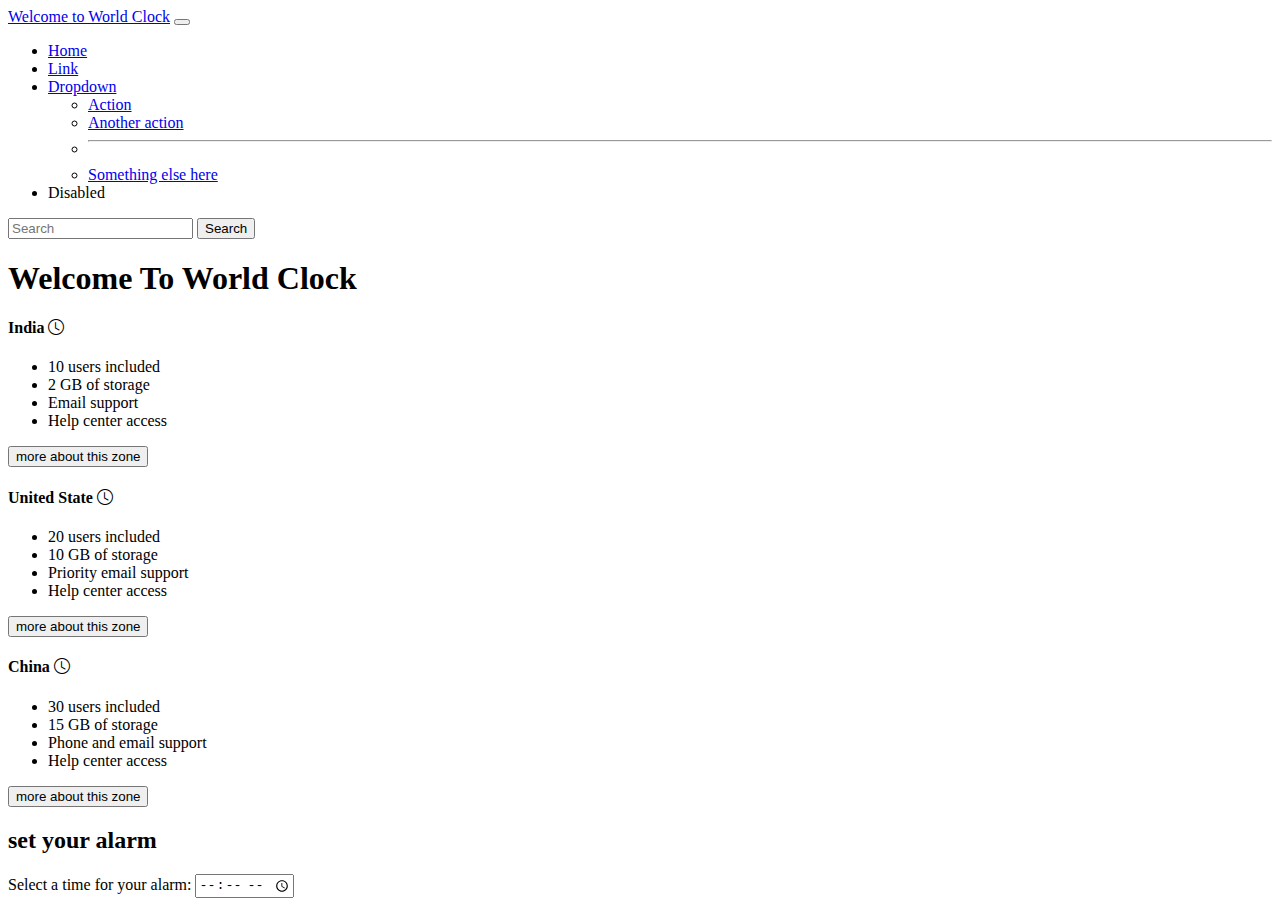
<file: p1_clock/index.html>
<!doctype html>
<html lang="en">

<head>
  <meta charset="utf-8">
  <meta name="viewport" content="width=device-width, initial-scale=1">
  <title>World Clock</title>
  <link rel="stylesheet" href="https://cdn.jsdelivr.net/npm/bootstrap-icons@1.11.2/font/bootstrap-icons.min.css">
  <link href="https://cdn.jsdelivr.net/npm/bootstrap@5.3.2/dist/css/bootstrap.min.css" rel="stylesheet"
    integrity="sha384-T3c6CoIi6uLrA9TneNEoa7RxnatzjcDSCmG1MXxSR1GAsXEV/Dwwykc2MPK8M2HN" crossorigin="anonymous">
</head>

<body>
  <nav class="navbar navbar-expand-lg bg-body-tertiary">
    <div class="container-fluid">
      <a class="navbar-brand" href="#">Welcome to World Clock</a>
      <button class="navbar-toggler" type="button" data-bs-toggle="collapse" data-bs-target="#navbarSupportedContent"
        aria-controls="navbarSupportedContent" aria-expanded="false" aria-label="Toggle navigation">
        <span class="navbar-toggler-icon"></span>
      </button>
      <div class="collapse navbar-collapse" id="navbarSupportedContent">
        <ul class="navbar-nav me-auto mb-2 mb-lg-0">
          <li class="nav-item">
            <a class="nav-link active" aria-current="page" href="#">Home</a>
          </li>
          <li class="nav-item">
            <a class="nav-link" href="#">Link</a>
          </li>
          <li class="nav-item dropdown">
            <a class="nav-link dropdown-toggle" href="#" role="button" data-bs-toggle="dropdown" aria-expanded="false">
              Dropdown
            </a>
            <ul class="dropdown-menu">
              <li><a class="dropdown-item" href="#">Action</a></li>
              <li><a class="dropdown-item" href="#">Another action</a></li>
              <li>
                <hr class="dropdown-divider">
              </li>
              <li><a class="dropdown-item" href="#">Something else here</a></li>
            </ul>
          </li>
          <li class="nav-item">
            <a class="nav-link disabled" aria-disabled="true">Disabled</a>
          </li>
        </ul>
        <form class="d-flex" role="search">
          <input class="form-control me-2" type="search" placeholder="Search" aria-label="Search">
          <button class="btn btn-outline-success" type="submit">Search</button>
        </form>
      </div>
    </div>
  </nav>
  <div class="container my-3">
    <h1 class="text-center">Welcome To World Clock</h1>
    <main class="my-3">
      <div class="row row-cols-1 row-cols-md-3 mb-3 text-center">
        <div class="col">
          <div class="card mb-4 rounded-3 shadow-sm border-primary">
            <div class="card-header py-3">
              <h4 class="my-0 fw-normal">India <i class="bi bi-clock"></i></h4>
            </div>
            <div class="card-body">
              <h1 class="card-title pricing-card-title" id="india"> </h1>
              <ul class="list-unstyled mt-3 mb-4">
                <li>10 users included</li>
                <li>2 GB of storage</li>
                <li>Email support</li>
                <li>Help center access</li>
              </ul>
              <button type="button" class="w-100 btn btn-lg btn-primary">more about this zone</button>
            </div>
          </div>
        </div>
        <div class="col">
          <div class="card mb-4 rounded-3 shadow-sm">
            <div class="card-header py-3">
              <h4 class="my-0 fw-normal">United State <i class="bi bi-clock"></i></h4>
            </div>
            <div class="card-body">
              <h1 class="card-title pricing-card-title" id="usa"></h1>
              <ul class="list-unstyled mt-3 mb-4">
                <li>20 users included</li>
                <li>10 GB of storage</li>
                <li>Priority email support</li>
                <li>Help center access</li>
              </ul>
              <button type="button" class="w-100 btn btn-lg btn-outline-primary">more about this zone</button>
            </div>
          </div>
        </div>
        <div class="col">
          <div class="card mb-4 rounded-3 shadow-sm ">
            <div class="card-header py-3">
              <h4 class="my-0 fw-normal">China <i class="bi bi-clock"></i></h4>
            </div>
            <div class="card-body">
              <h1 class="card-title pricing-card-title" id="china"></h1>
              <ul class="list-unstyled mt-3 mb-4">
                <li>30 users included</li>
                <li>15 GB of storage</li>
                <li>Phone and email support</li>
                <li>Help center access</li>
              </ul>
              <button type="button" class="w-100 btn btn-lg btn-outline-primary">more about this zone</button>
            </div>
          </div>
        </div>
      </div>

    </main>
    <div class="container">

      <h2>set your alarm</h2>
      <label for="appt">Select a time for your alarm:</label>
      <input type="time" id="alarm" name="alarm">
    </div>
  </div>
  <script src="https://cdn.jsdelivr.net/npm/bootstrap@5.3.2/dist/js/bootstrap.bundle.min.js"
    integrity="sha384-C6RzsynM9kWDrMNeT87bh95OGNyZPhcTNXj1NW7RuBCsyN/o0jlpcV8Qyq46cDfL" crossorigin="anonymous">
    </script>
  <script>
    const updateTime = () => {

      let d = new Date()
      usa.innerHTML = d.toLocaleString('en-US', {
        timeZone: 'America/Los_Angeles',
      }).split(", ")[1]
      india.innerHTML = d.toLocaleString('en-US', {
        timeZone: 'Asia/Kolkata',
      }).split(", ")[1]
      china.innerHTML = d.toLocaleString('en-US', {
        timeZone: 'Asia/Shanghai',
      }).split(", ")[1]
      let alarmhour = alarm.value.split(":")[0]
      let alarmmin = alarm.value.split(":")[1]
      console.log(d.getHours(), alarmhour)
      console.log(d.getMinutes(), alarmmin)
      if (d.getHours() == alarmhour && d.getMinutes() == alarmmin) {
        console.log("alarm is ringing")
        let audiourl = "https://file-examples.com/storage/febf69dcf3656dfd992b0fa/2017/11/file_example_MP3_5MG.mp3"
        var audio = new Audio(audiourl);
        audio.play();

      }
    }
    setInterval(updateTime, 1000)
  </script>
</body>

</html>
</file>
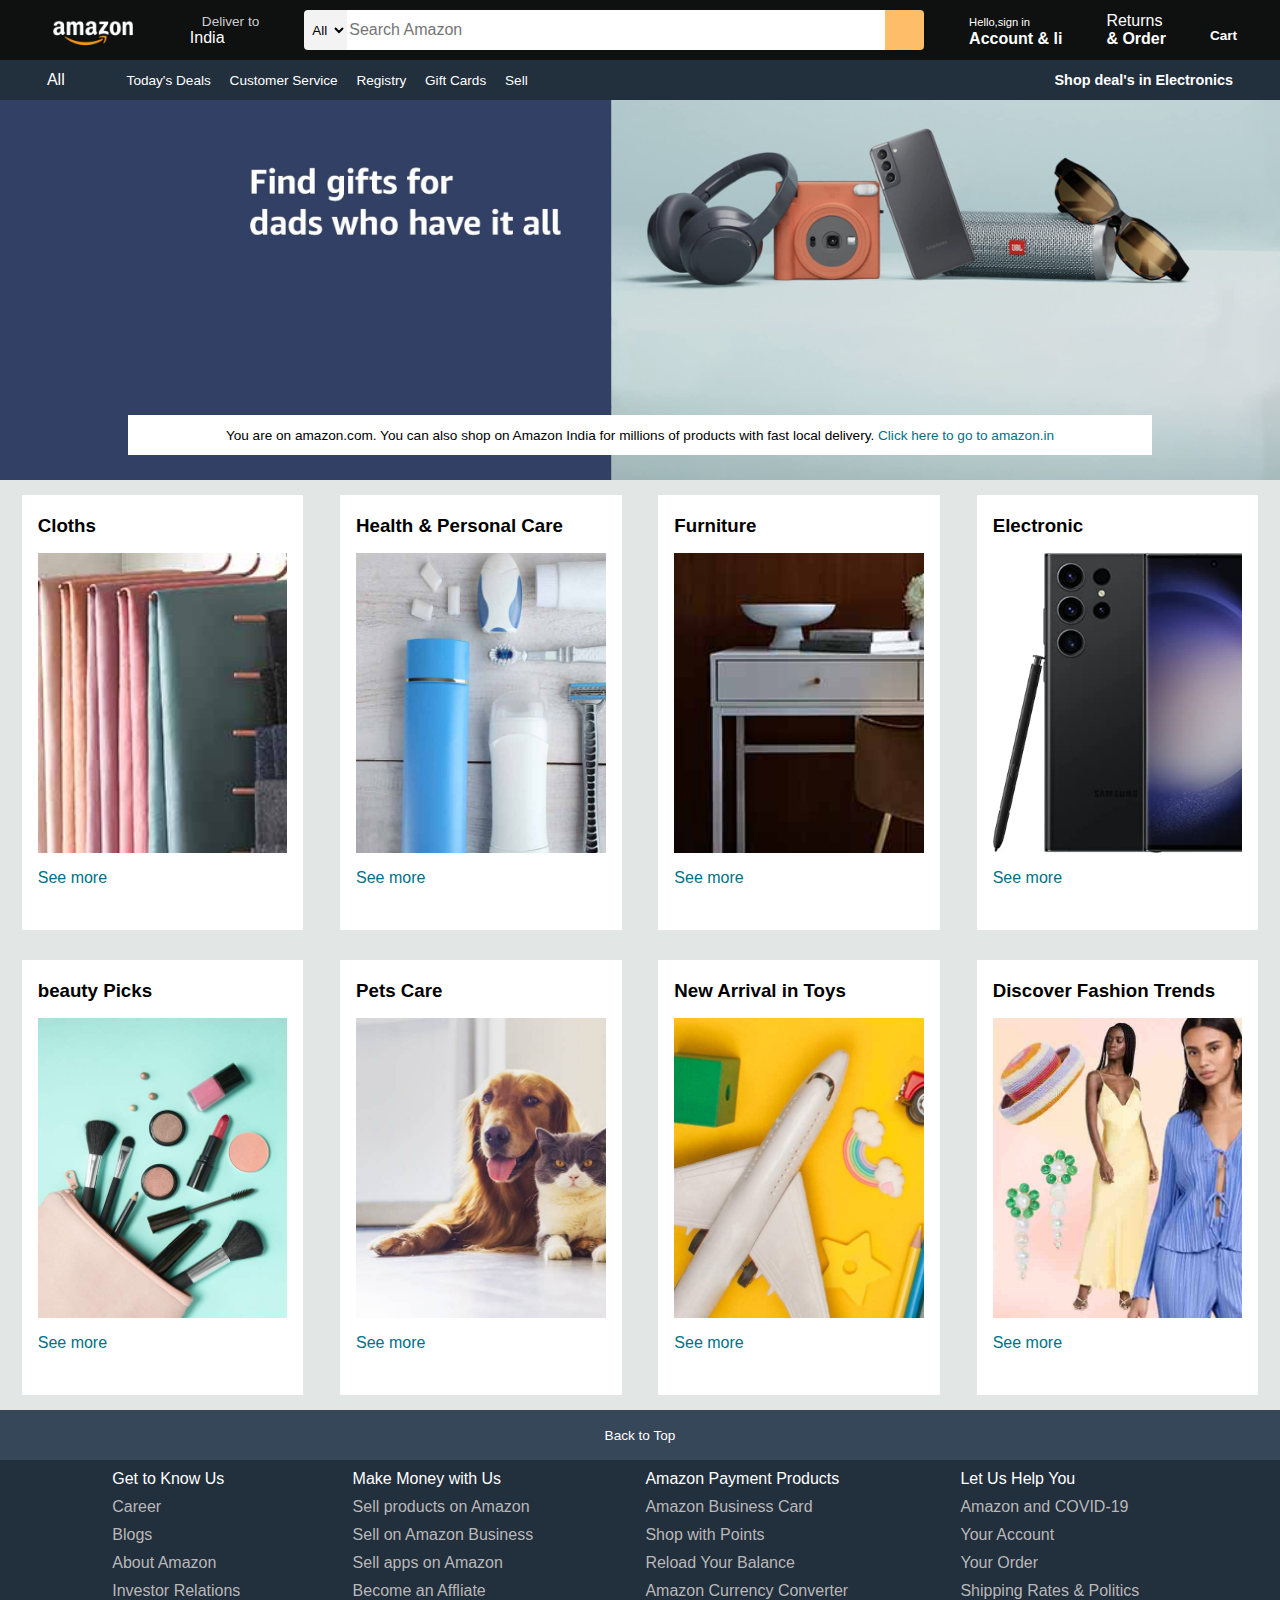
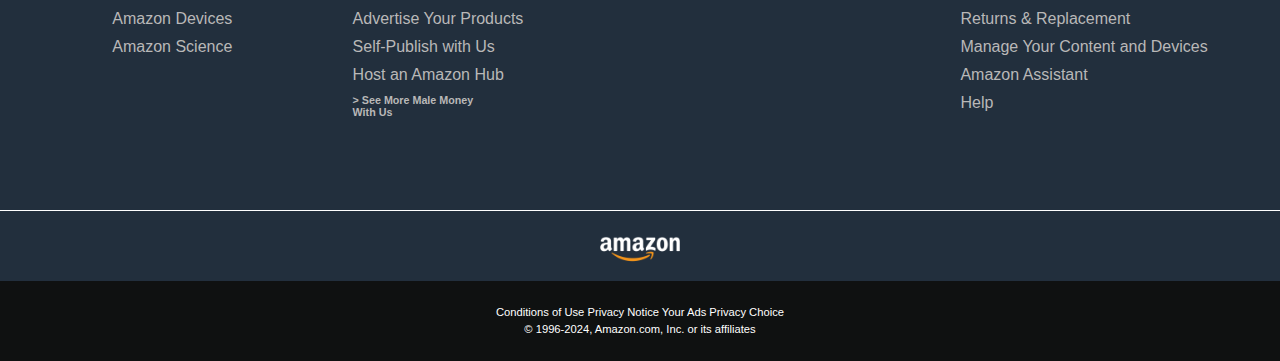
<file: p4_amazon clone/index.html>
<!DOCTYPE html>
<html lang="en">
<head>
    <meta charset="UTF-8">
    <meta name="viewport" content="width=device-width, initial-scale=1.0">
    <title>Amazon</title>
    <link rel="stylesheet" href="https://cdnjs.cloudflare.com/ajax/libs/font-awesome/6.4.0/css/all.min.css" integrity="sha512-iecdLmaskl7CVkqkXNQ/ZH/XLlvWZOJyj7Yy7tcenmpD1ypASozpmT/E0iPtmFIB46ZmdtAc9eNBvH0H/ZpiBw==" crossorigin="anonymous" referrerpolicy="no-referrer" />
    <link rel="stylesheet" href="style.css">
</head>
<body>
    <header>
        <div class="navbar">
            <div class="nav-logo border">
                <div class="logo"></div>
            </div>

            <div class="nav-address border">
                <p class="add-first">Deliver to</p>
                <div class="add-icon">
                    <i class="fa-solid fa-location-dot"></i>
                    <p class="add-second">India</p>
                </div>
            </div>
            <div class="nav-search">
                <select class="search-select">
                    <option >All</option>
                </select>
                <input placeholder="Search Amazon" class="search-input">
                <div class="search-icon">
                    <i class="fa-solid fa-magnifying-glass"></i>
                </div>
            </div>
            <div class="nav-signin border">
                <p><span>Hello,sign in</span></p>
                <p class="nav-second">Account & li</p>
            </div>
    
            <div class="nav-signin border">
                <p><span></span></p>Returns
                <p class="nav-second">& Order</p>
            </div>
            <div class="nav-cart border">
                <i class="fa-solid fa-cart-shopping"></i>
                Cart
        </div>
    </div>
    <div class="panel">
        <div class="panel-all">
            <i class="fa-solid fa-bars"></i>
            All
        </div>
        <div class="panel-ops">
            <p>Today's Deals </p>
            <p>Customer Service</p>
            <p>Registry</p>
            <p>Gift Cards</p>
            <p>Sell</p>
        </div>
        <div class="panel-deals">
            Shop deal's in Electronics
        </div>
    </div>
    </header>

    <div class="hero-section">
        <div class="hero-msg">
            <p>You are on amazon.com. You can also shop on Amazon India for millions of products with fast local delivery. <a>Click here to go to amazon.in</a></p>
        </div>
    </div>
    <div class="shop-section">
        <div class="box1 box">
            <div class="box-content">
                <h3>Cloths</h3>
            <div class="box-img" style="background-image: url(./img/box1_image.jpg);"></div>
            <p>See more</p>
            </div>
        </div>
        <div class="box2 box">
            <div class="box-content">
                <h3>Health & Personal Care</h3>
            <div class="box-img" style="background-image: url(./img/box2_image.jpg);"></div>
            <p>See more</p>
            </div>
        </div>
        <div class="box3 box">
            <div class="box-content">
                <h3>Furniture</h3>
            <div class="box-img" style="background-image: url(./img/box3_image.jpg);"></div>
            <p>See more</p>
            </div>
        </div>
        <div class="box4 box">
            <div class="box-content">
                <h3>Electronic</h3>
            <div class="box-img" style="background-image: url(./img/box4_image.jpg);"></div>
            <p>See more</p>
            </div>
        </div>
        <div class="box5 box">
            <div class="box-content">
                <h3>beauty Picks</h3>
            <div class="box-img" style="background-image: url(./img/box5_image.jpg);"></div>
            <p>See more</p>
            </div>
        </div>
        <div class="box6 box">
            <div class="box-content">
                <h3>Pets Care</h3>
            <div class="box-img" style="background-image: url(./img/box6_image.jpg);"></div>
            <p>See more</p>
            </div>
        </div>
        <div class="box7 box">
            <div class="box-content">
                <h3>New Arrival in Toys</h3>
            <div class="box-img" style="background-image: url(./img/box7_image.jpg);"></div>
            <p>See more</p>
            </div>
        </div>
        <div class="box8 box">
            <div class="box-content">
                <h3>Discover Fashion Trends</h3>
            <div class="box-img" style="background-image: url(./img/box8_image.jpg);"></div>
            <p>See more</p>
            </div>
        </div>
    </div>
    <footer>
        <div class="foot-panel1">
            Back to Top
        </div>

        <div class="foot-panel2">
            <ul>
                <p>Get to Know Us</p>
                <a>Career</a>
                <a>Blogs</a>
                <a>About Amazon</a>
                <a>Investor Relations</a>
                <a>Amazon Devices</a>
                <a>Amazon Science</a>
            </ul>
            <ul>
                <p>Make Money with Us</p>
                <a>Sell products on Amazon</a>
                <a>Sell on Amazon Business</a>
                <a>Sell apps on Amazon</a>
                <a>Become an Affliate</a>
                <a>Advertise Your Products</a>
                <a>Self-Publish with Us</a>
                <a>Host an Amazon Hub</a>
                <a><h6>> See More Male Money <br>With Us</h6></a>
            </ul>
            <ul>
                <p>Amazon Payment Products</p>
                <a>Amazon Business Card</a>
                <a>Shop with Points</a>
                <a>Reload Your Balance</a>
                <a>Amazon Currency Converter</a>
            </ul>
            <ul>
                <p>Let Us Help You</p>
                <a>Amazon and COVID-19</a>
                <a>Your Account</a>
                <a>Your Order</a>
                <a>Shipping Rates & Politics</a>
                <a>Returns & Replacement</a>
                <a>Manage Your Content and Devices</a>
                <a>Amazon Assistant</a>
                <a>Help</a>
            </ul>
        </div>
        <div class="foot-panel3">
            <div class="logo"></div>
        </div>

        <div class="foot-panel4">
            <div class="pages">
                <a>Conditions of Use</a>
                <a>Privacy Notice</a>
                <a>Your Ads Privacy Choice</a>
            </div>

            <div class="copyright">
                  © 1996-2024, Amazon.com, Inc. or its affiliates
            </div>
        </div>
    </footer>
</body>
</html>
</file>
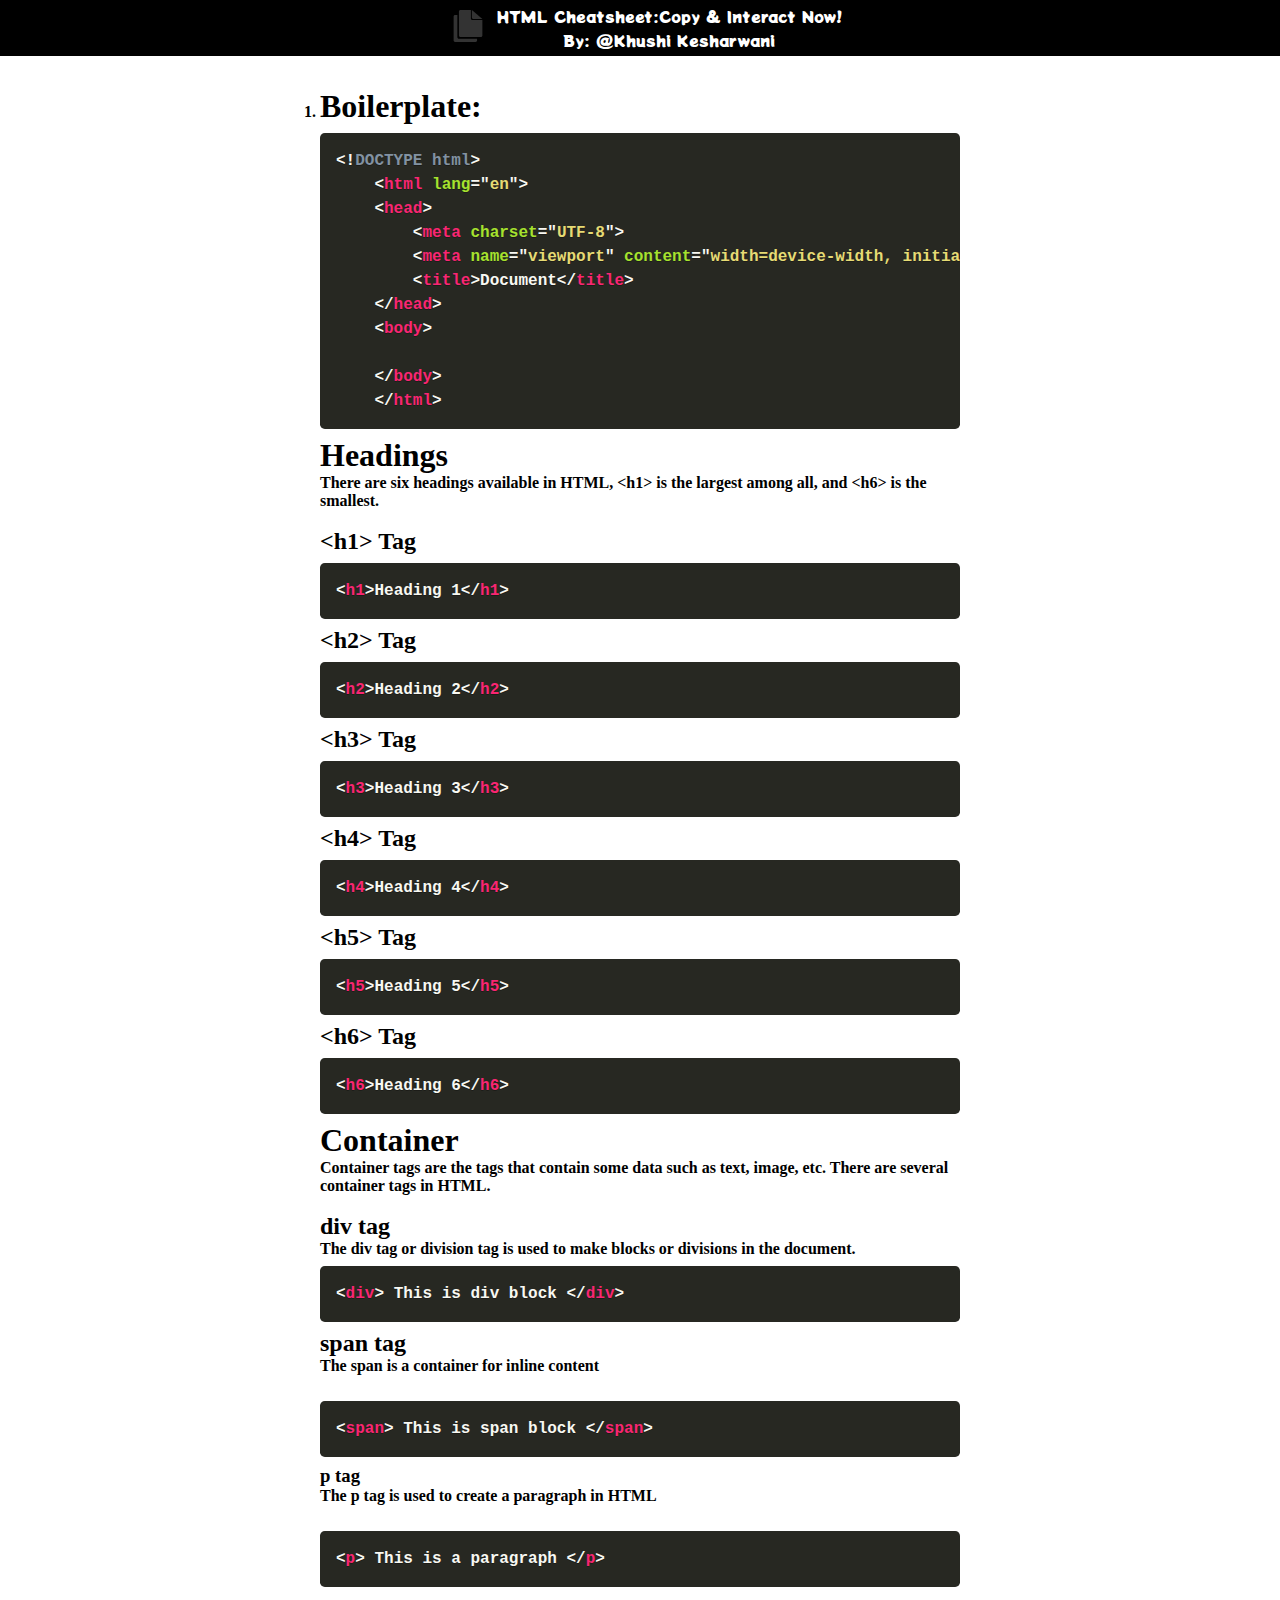
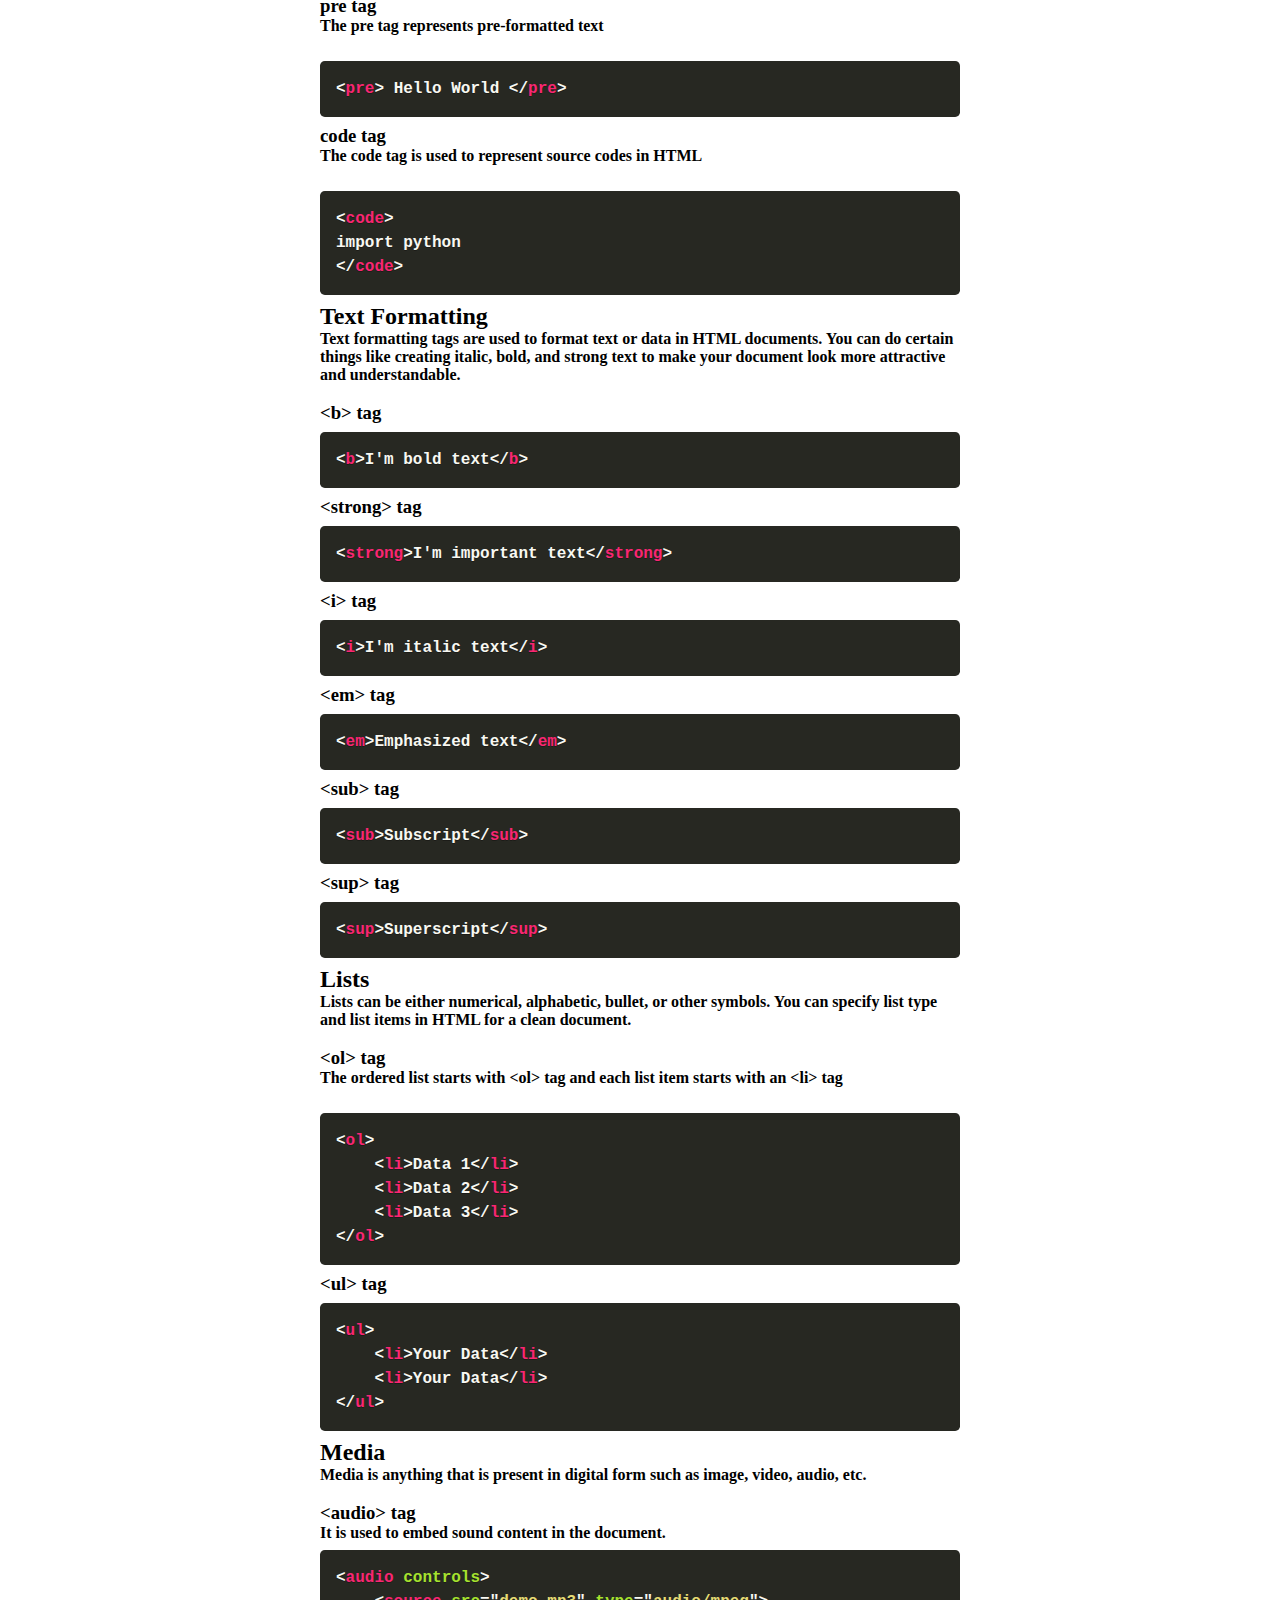
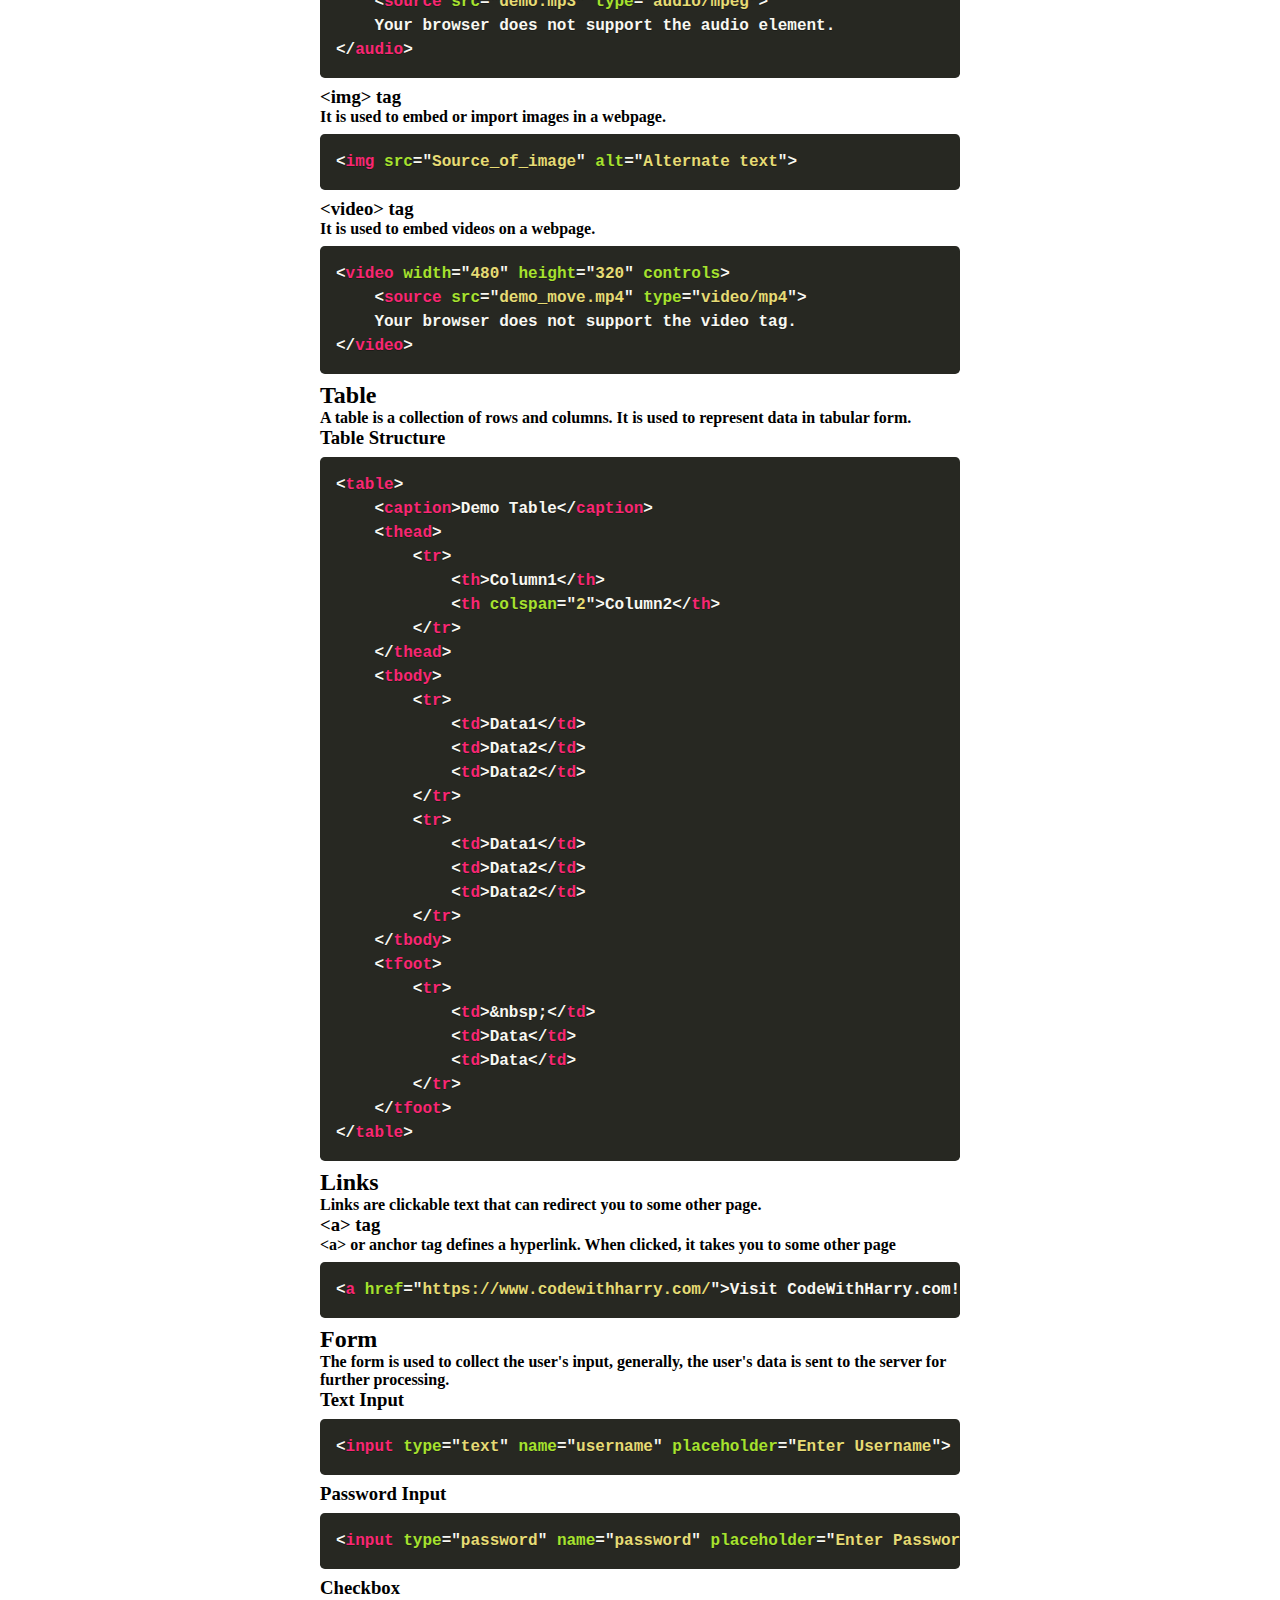
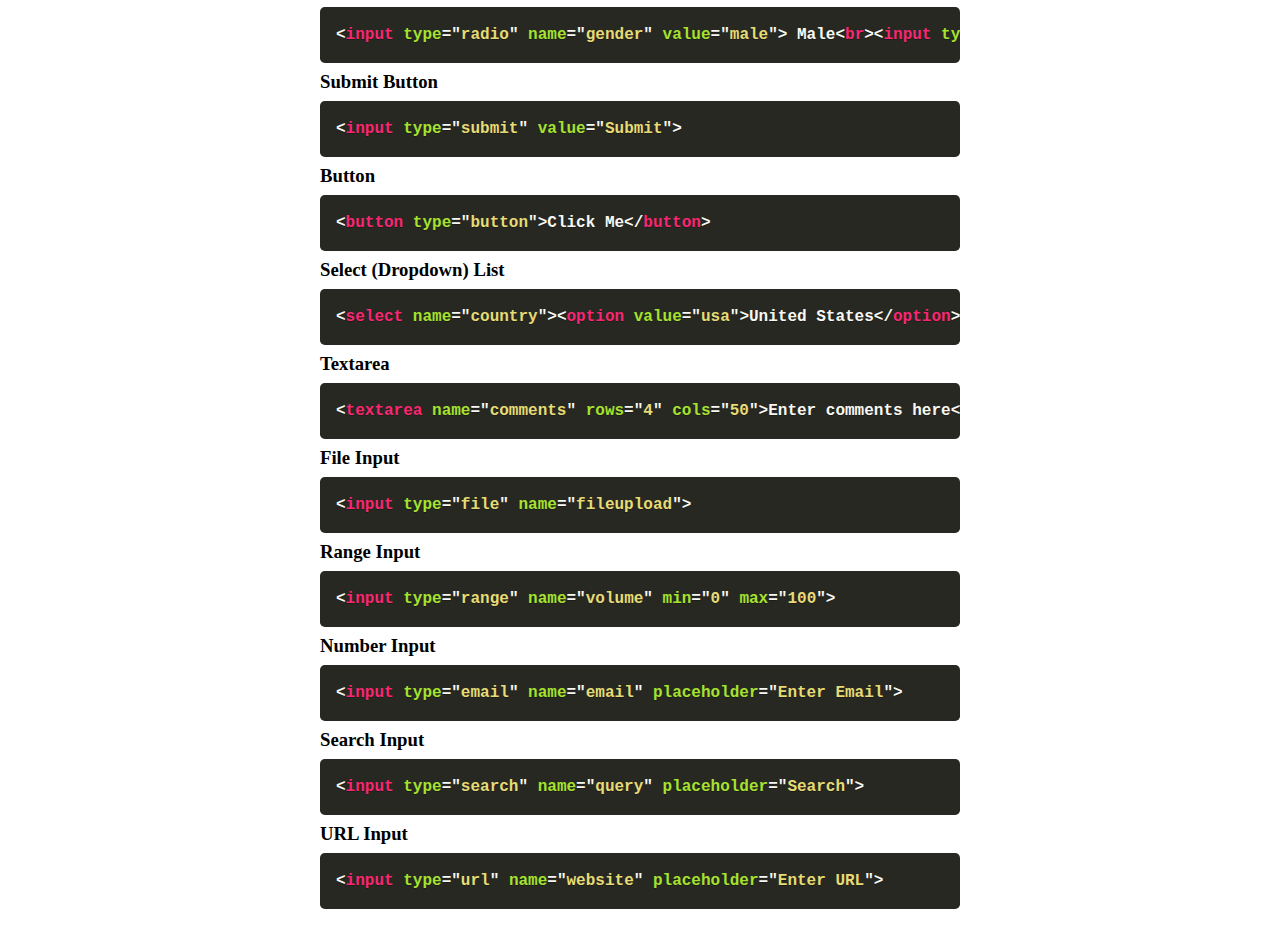
<file: p6_cheatsheet template/index.html>
<!DOCTYPE html>
<html lang="en">

<head>
    <meta charset="UTF-8">
    <meta name="viewport" content="width=device-width, initial-scale=1.0">
    <title>CheatSheet:</title>
    <link rel="preconnect" href="https://fonts.googleapis.com">
    <link rel="preconnect" href="https://fonts.gstatic.com" crossorigin>
    <link href="https://fonts.googleapis.com/css2?family=Potta+One&display=swap" rel="stylesheet">
    <link rel="stylesheet" href="style.css">
    <link rel="stylesheet" href="prism.css">
    <script src="prism.js"></script>
    
</head>

<body>
    <nav>
        <span class="logo"><img src="copy.svg" alt=""></span>
        <div class="content center">
            HTML Cheatsheet:Copy & Interact Now! <br>
           <center> By: @Khushi Kesharwani</center>             
        </div>
    </nav>
    <div class="container">
        <ol>
            <li><h1>Boilerplate:</h1>
<pre class="language-html"><code>&lt;!DOCTYPE html&gt;
    &lt;html lang="en"&gt;
    &lt;head&gt;
        &lt;meta charset="UTF-8"&gt;
        &lt;meta name="viewport" content="width=device-width, initial-scale=1.0"&gt;
        &lt;title&gt;Document&lt;/title&gt;
    &lt;/head&gt;
    &lt;body&gt;
        
    &lt;/body&gt;
    &lt;/html&gt;</code></pre>
</li>
    <h1>Headings</h1>
    <p>There are six headings available in HTML, &lt;h1&gt; is the largest among all, and &lt;h6&gt; is the smallest.</p><br>
    <h2>&lt;h1&gt; Tag</h2>

    <div class="code-toolbar"><pre class="language-html" tabindex="0"><code class="language-html"><span class="token tag"><span class="token tag"><span class="token punctuation">&lt;</span>h1</span><span class="token punctuation">&gt;</span></span>Heading 1<span class="token tag"><span class="token tag"><span class="token punctuation">&lt;/</span>h1</span><span class="token punctuation">&gt;</span></span></code></pre><div class="toolbar"><div class="toolbar-item"><button class="copy-to-clipboard-button" type="button" data-copy-state="copy"><span>Copy</span></button></div></div></div>

    <h2>&lt;h2&gt; Tag</h2>
    <div class="code-toolbar"><pre class="language-html" tabindex="0"><code class="language-html"><span class="token tag"><span class="token tag"><span class="token punctuation">&lt;</span>h2</span><span class="token punctuation">&gt;</span></span>Heading 2<span class="token tag"><span class="token tag"><span class="token punctuation">&lt;/</span>h2</span><span class="token punctuation">&gt;</span></span></code></pre><div class="toolbar"><div class="toolbar-item"><button class="copy-to-clipboard-button" type="button" data-copy-state="copy"><span>Copy</span></button></div></div></div>

    <h2>&lt;h3&gt; Tag</h2>
    <div class="code-toolbar"><pre class="language-html" tabindex="0"><code class="language-html"><span class="token tag"><span class="token tag"><span class="token punctuation">&lt;</span>h3</span><span class="token punctuation">&gt;</span></span>Heading 3<span class="token tag"><span class="token tag"><span class="token punctuation">&lt;/</span>h3</span><span class="token punctuation">&gt;</span></span></code></pre><div class="toolbar"><div class="toolbar-item"><button class="copy-to-clipboard-button" type="button" data-copy-state="copy"><span>Copy</span></button></div></div></div>

    <h2>&lt;h4&gt; Tag</h2>
    <div class="code-toolbar"><pre class="language-html" tabindex="0"><code class="language-html"><span class="token tag"><span class="token tag"><span class="token punctuation">&lt;</span>h4</span><span class="token punctuation">&gt;</span></span>Heading 4<span class="token tag"><span class="token tag"><span class="token punctuation">&lt;/</span>h4</span><span class="token punctuation">&gt;</span></span></code></pre><div class="toolbar"><div class="toolbar-item"><button class="copy-to-clipboard-button" type="button" data-copy-state="copy"><span>Copy</span></button></div></div></div>

    <h2>&lt;h5&gt; Tag</h2>
    <div class="code-toolbar"><pre class="language-html" tabindex="0"><code class="language-html"><span class="token tag"><span class="token tag"><span class="token punctuation">&lt;</span>h5</span><span class="token punctuation">&gt;</span></span>Heading 5<span class="token tag"><span class="token tag"><span class="token punctuation">&lt;/</span>h5</span><span class="token punctuation">&gt;</span></span></code></pre><div class="toolbar"><div class="toolbar-item"><button class="copy-to-clipboard-button" type="button" data-copy-state="copy"><span>Copy</span></button></div></div></div>

    <h2>&lt;h6&gt; Tag</h2>
    <div class="code-toolbar"><pre class="language-html" tabindex="0"><code class="language-html"><span class="token tag"><span class="token tag"><span class="token punctuation">&lt;</span>h6</span><span class="token punctuation">&gt;</span></span>Heading 6<span class="token tag"><span class="token tag"><span class="token punctuation">&lt;/</span>h6</span><span class="token punctuation">&gt;</span></span></code></pre><div class="toolbar"><div class="toolbar-item"><button class="copy-to-clipboard-button" type="button" data-copy-state="copy"><span>Copy</span></button></div></div></div>

    <h1>Container</h1>
    <p>Container tags are the tags that contain some data such as text, image, etc. There are several container tags in HTML.</p><br>
    <h2>div tag</h2>
    <p>The div tag or division tag is used to make blocks or divisions in the document.</p>
    <div class="code-toolbar"><pre class="language-html" tabindex="0"><code class="language-html"><span class="token tag"><span class="token tag"><span class="token punctuation">&lt;</span>div</span><span class="token punctuation">&gt;</span></span> This is div block <span class="token tag"><span class="token tag"><span class="token punctuation">&lt;/</span>div</span><span class="token punctuation">&gt;</span></span></code></pre><div class="toolbar"><div class="toolbar-item"><button class="copy-to-clipboard-button" type="button" data-copy-state="copy"><span>Copy</span></button></div></div></div>

    <h2>span tag</h2>
    <p>The span is a container for inline content</p><br>
    <div class="code-toolbar"><pre class="language-html" tabindex="0"><code class="language-html"><span class="token tag"><span class="token tag"><span class="token punctuation">&lt;</span>span</span><span class="token punctuation">&gt;</span></span> This is span block <span class="token tag"><span class="token tag"><span class="token punctuation">&lt;/</span>span</span><span class="token punctuation">&gt;</span></span></code></pre><div class="toolbar"><div class="toolbar-item"><button class="copy-to-clipboard-button" type="button" data-copy-state="copy"><span>Copy</span></button></div></div></div>

    <h3>p tag</h3>
    <p>The p tag is used to create a paragraph in HTML</p><br>
    <div class="code-toolbar"><pre class="language-html" tabindex="0"><code class="language-html"><span class="token tag"><span class="token tag"><span class="token punctuation">&lt;</span>p</span><span class="token punctuation">&gt;</span></span> This is a paragraph <span class="token tag"><span class="token tag"><span class="token punctuation">&lt;/</span>p</span><span class="token punctuation">&gt;</span></span></code></pre><div class="toolbar"><div class="toolbar-item"><button class="copy-to-clipboard-button" type="button" data-copy-state="copy"><span>Copy</span></button></div></div></div>

    <h3>pre tag</h3>
    <p>The pre tag represents pre-formatted text</p><br>
    <div class="code-toolbar"><pre class="language-html" tabindex="0"><code class="language-html"><span class="token tag"><span class="token tag"><span class="token punctuation">&lt;</span>pre</span><span class="token punctuation">&gt;</span></span> Hello World <span class="token tag"><span class="token tag"><span class="token punctuation">&lt;/</span>pre</span><span class="token punctuation">&gt;</span></span></code></pre><div class="toolbar"><div class="toolbar-item"><button class="copy-to-clipboard-button" type="button" data-copy-state="copy"><span>Copy</span></button></div></div></div>

    <h3>code tag</h3>
    <p>The code tag is used to represent source codes in HTML</p><br>
    <div class="code-toolbar"><pre class="language-markup" tabindex="0"><code class="language-markup"><span class="token tag"><span class="token tag"><span class="token punctuation">&lt;</span>code</span><span class="token punctuation">&gt;</span></span>
import python
<span class="token tag"><span class="token tag"><span class="token punctuation">&lt;/</span>code</span><span class="token punctuation">&gt;</span></span></code></pre><div class="toolbar"><div class="toolbar-item"><button class="copy-to-clipboard-button" type="button" data-copy-state="copy"><span>Copy</span></button></div></div></div>

<h2>Text Formatting</h2>
<p>Text formatting tags are used to format text or data in HTML documents. You can do certain things like creating italic, bold, and strong text to make your document look more attractive and understandable.</p><br>
<h3>&lt;b&gt; tag</h3>
<div class="code-toolbar"><pre class="language-html" tabindex="0"><code class="language-html"><span class="token tag"><span class="token tag"><span class="token punctuation">&lt;</span>b</span><span class="token punctuation">&gt;</span></span>I'm bold text<span class="token tag"><span class="token tag"><span class="token punctuation">&lt;/</span>b</span><span class="token punctuation">&gt;</span></span></code></pre><div class="toolbar"><div class="toolbar-item"><button class="copy-to-clipboard-button" type="button" data-copy-state="copy"><span>Copy</span></button></div></div></div>

<h3>&lt;strong&gt; tag</h3>
<div class="code-toolbar"><pre class="language-html" tabindex="0"><code class="language-html"><span class="token tag"><span class="token tag"><span class="token punctuation">&lt;</span>strong</span><span class="token punctuation">&gt;</span></span>I'm important text<span class="token tag"><span class="token tag"><span class="token punctuation">&lt;/</span>strong</span><span class="token punctuation">&gt;</span></span></code></pre><div class="toolbar"><div class="toolbar-item"><button class="copy-to-clipboard-button" type="button" data-copy-state="copy"><span>Copy</span></button></div></div></div>

<h3>&lt;i&gt; tag</h3>
<div class="code-toolbar"><pre class="language-html" tabindex="0"><code class="language-html"><span class="token tag"><span class="token tag"><span class="token punctuation">&lt;</span>i</span><span class="token punctuation">&gt;</span></span>I'm italic text<span class="token tag"><span class="token tag"><span class="token punctuation">&lt;/</span>i</span><span class="token punctuation">&gt;</span></span></code></pre><div class="toolbar"><div class="toolbar-item"><button class="copy-to-clipboard-button" type="button" data-copy-state="copy"><span>Copy</span></button></div></div></div>

<h3>&lt;em&gt; tag</h3>
<div class="code-toolbar"><pre class="language-html" tabindex="0"><code class="language-html"><span class="token tag"><span class="token tag"><span class="token punctuation">&lt;</span>em</span><span class="token punctuation">&gt;</span></span>Emphasized text<span class="token tag"><span class="token tag"><span class="token punctuation">&lt;/</span>em</span><span class="token punctuation">&gt;</span></span></code></pre><div class="toolbar"><div class="toolbar-item"><button class="copy-to-clipboard-button" type="button" data-copy-state="copy"><span>Copy</span></button></div></div></div>

<h3>&lt;sub&gt; tag</h3>
<div class="code-toolbar"><pre class="language-html" tabindex="0"><code class="language-html"><span class="token tag"><span class="token tag"><span class="token punctuation">&lt;</span>sub</span><span class="token punctuation">&gt;</span></span>Subscript<span class="token tag"><span class="token tag"><span class="token punctuation">&lt;/</span>sub</span><span class="token punctuation">&gt;</span></span></code></pre><div class="toolbar"><div class="toolbar-item"><button class="copy-to-clipboard-button" type="button" data-copy-state="copy"><span>Copy</span></button></div></div></div>

<h3>&lt;sup&gt; tag</h3>
<div class="code-toolbar"><pre class="language-html" tabindex="0"><code class="language-html"><span class="token tag"><span class="token tag"><span class="token punctuation">&lt;</span>sup</span><span class="token punctuation">&gt;</span></span>Superscript<span class="token tag"><span class="token tag"><span class="token punctuation">&lt;/</span>sup</span><span class="token punctuation">&gt;</span></span></code></pre><div class="toolbar"><div class="toolbar-item"><button class="copy-to-clipboard-button" type="button" data-copy-state="copy"><span>Copy</span></button></div></div></div>

<h2>Lists</h2>
<p>Lists can be either numerical, alphabetic, bullet, or other symbols. You can specify list type and list items in HTML for a clean document.</p><br>
<h3>&lt;ol&gt; tag</h3>
<p>The ordered list starts with &lt;ol&gt; tag and each list item starts with an &lt;li&gt; tag</p><br>
<div class="code-toolbar"><pre class="language-markup" tabindex="0"><code class="language-markup"><span class="token tag"><span class="token tag"><span class="token punctuation">&lt;</span>ol</span><span class="token punctuation">&gt;</span></span>
    <span class="token tag"><span class="token tag"><span class="token punctuation">&lt;</span>li</span><span class="token punctuation">&gt;</span></span>Data 1<span class="token tag"><span class="token tag"><span class="token punctuation">&lt;/</span>li</span><span class="token punctuation">&gt;</span></span>
    <span class="token tag"><span class="token tag"><span class="token punctuation">&lt;</span>li</span><span class="token punctuation">&gt;</span></span>Data 2<span class="token tag"><span class="token tag"><span class="token punctuation">&lt;/</span>li</span><span class="token punctuation">&gt;</span></span>
    <span class="token tag"><span class="token tag"><span class="token punctuation">&lt;</span>li</span><span class="token punctuation">&gt;</span></span>Data 3<span class="token tag"><span class="token tag"><span class="token punctuation">&lt;/</span>li</span><span class="token punctuation">&gt;</span></span>
<span class="token tag"><span class="token tag"><span class="token punctuation">&lt;/</span>ol</span><span class="token punctuation">&gt;</span></span></code></pre><div class="toolbar"><div class="toolbar-item"><button class="copy-to-clipboard-button" type="button" data-copy-state="copy"><span>Copy</span></button></div></div></div>

<h3>&lt;ul&gt; tag</h3>
<div class="code-toolbar"><pre class="language-markup" tabindex="0"><code class="language-markup"><span class="token tag"><span class="token tag"><span class="token punctuation">&lt;</span>ul</span><span class="token punctuation">&gt;</span></span>
    <span class="token tag"><span class="token tag"><span class="token punctuation">&lt;</span>li</span><span class="token punctuation">&gt;</span></span>Your Data<span class="token tag"><span class="token tag"><span class="token punctuation">&lt;/</span>li</span><span class="token punctuation">&gt;</span></span>
    <span class="token tag"><span class="token tag"><span class="token punctuation">&lt;</span>li</span><span class="token punctuation">&gt;</span></span>Your Data<span class="token tag"><span class="token tag"><span class="token punctuation">&lt;/</span>li</span><span class="token punctuation">&gt;</span></span>
<span class="token tag"><span class="token tag"><span class="token punctuation">&lt;/</span>ul</span><span class="token punctuation">&gt;</span></span></code></pre><div class="toolbar"><div class="toolbar-item"><button class="copy-to-clipboard-button" type="button" data-copy-state="copy"><span>Copy</span></button></div></div></div>
<p></p>
<div class="cwhads my-4"><ins class="adsbygoogle" style="display:block" data-ad-client="ca-pub-9655830461045889" data-ad-slot="8999979664" data-ad-format="auto" data-full-width-responsive="true"></ins></div>
<p></p>

<h2>Media</h2>
<p>Media is anything that is present in digital form such as image, video, audio, etc.</p><br>
<h3>&lt;audio&gt; tag</h3>
<p>It is used to embed sound content in the document.</p>
<div class="code-toolbar"><pre class="language-markup" tabindex="0"><code class="language-markup"><span class="token tag"><span class="token tag"><span class="token punctuation">&lt;</span>audio</span> <span class="token attr-name">controls</span><span class="token punctuation">&gt;</span></span>
    <span class="token tag"><span class="token tag"><span class="token punctuation">&lt;</span>source</span> <span class="token attr-name">src</span><span class="token attr-value"><span class="token punctuation attr-equals">=</span><span class="token punctuation">"</span>demo.mp3<span class="token punctuation">"</span></span> <span class="token attr-name">type</span><span class="token attr-value"><span class="token punctuation attr-equals">=</span><span class="token punctuation">"</span>audio/mpeg<span class="token punctuation">"</span></span><span class="token punctuation">&gt;</span></span>
    Your browser does not support the audio element.
<span class="token tag"><span class="token tag"><span class="token punctuation">&lt;/</span>audio</span><span class="token punctuation">&gt;</span></span></code></pre><div class="toolbar"><div class="toolbar-item"><button class="copy-to-clipboard-button" type="button" data-copy-state="copy"><span>Copy</span></button></div></div></div>

<h3>&lt;img&gt; tag</h3>
<p>It is used to embed or import images in a webpage.</p>
<div class="code-toolbar"><pre class="language-html" tabindex="0"><code class="language-html"><span class="token tag"><span class="token tag"><span class="token punctuation">&lt;</span>img</span> <span class="token attr-name">src</span><span class="token attr-value"><span class="token punctuation attr-equals">=</span><span class="token punctuation">"</span>Source_of_image<span class="token punctuation">"</span></span> <span class="token attr-name">alt</span><span class="token attr-value"><span class="token punctuation attr-equals">=</span><span class="token punctuation">"</span>Alternate text<span class="token punctuation">"</span></span><span class="token punctuation">&gt;</span></span></code></pre><div class="toolbar"><div class="toolbar-item"><button class="copy-to-clipboard-button" type="button" data-copy-state="copy"><span>Copy</span></button></div></div></div>

<h3>&lt;video&gt; tag</h3>
<p>It is used to embed videos on a webpage.</p>
<div class="code-toolbar"><pre class="language-markup" tabindex="0"><code class="language-markup"><span class="token tag"><span class="token tag"><span class="token punctuation">&lt;</span>video</span> <span class="token attr-name">width</span><span class="token attr-value"><span class="token punctuation attr-equals">=</span><span class="token punctuation">"</span>480<span class="token punctuation">"</span></span> <span class="token attr-name">height</span><span class="token attr-value"><span class="token punctuation attr-equals">=</span><span class="token punctuation">"</span>320<span class="token punctuation">"</span></span> <span class="token attr-name">controls</span><span class="token punctuation">&gt;</span></span>
    <span class="token tag"><span class="token tag"><span class="token punctuation">&lt;</span>source</span> <span class="token attr-name">src</span><span class="token attr-value"><span class="token punctuation attr-equals">=</span><span class="token punctuation">"</span>demo_move.mp4<span class="token punctuation">"</span></span> <span class="token attr-name">type</span><span class="token attr-value"><span class="token punctuation attr-equals">=</span><span class="token punctuation">"</span>video/mp4<span class="token punctuation">"</span></span><span class="token punctuation">&gt;</span></span>
    Your browser does not support the video tag.
<span class="token tag"><span class="token tag"><span class="token punctuation">&lt;/</span>video</span><span class="token punctuation">&gt;</span></span></code></pre><div class="toolbar"><div class="toolbar-item"><button class="copy-to-clipboard-button" type="button" data-copy-state="copy"><span>Copy</span></button></div></div></div>

<h2>Table</h2>
<p>A table is a collection of rows and columns. It is used to represent data in tabular form.</p>
<h3>Table Structure</h3>
<div class="code-toolbar"><pre class="language-markup" tabindex="0"><code class="language-markup"><span class="token tag"><span class="token tag"><span class="token punctuation">&lt;</span>table</span><span class="token punctuation">&gt;</span></span>
    <span class="token tag"><span class="token tag"><span class="token punctuation">&lt;</span>caption</span><span class="token punctuation">&gt;</span></span>Demo Table<span class="token tag"><span class="token tag"><span class="token punctuation">&lt;/</span>caption</span><span class="token punctuation">&gt;</span></span>
    <span class="token tag"><span class="token tag"><span class="token punctuation">&lt;</span>thead</span><span class="token punctuation">&gt;</span></span>
        <span class="token tag"><span class="token tag"><span class="token punctuation">&lt;</span>tr</span><span class="token punctuation">&gt;</span></span>
            <span class="token tag"><span class="token tag"><span class="token punctuation">&lt;</span>th</span><span class="token punctuation">&gt;</span></span>Column1<span class="token tag"><span class="token tag"><span class="token punctuation">&lt;/</span>th</span><span class="token punctuation">&gt;</span></span>
            <span class="token tag"><span class="token tag"><span class="token punctuation">&lt;</span>th</span> <span class="token attr-name">colspan</span><span class="token attr-value"><span class="token punctuation attr-equals">=</span><span class="token punctuation">"</span>2<span class="token punctuation">"</span></span><span class="token punctuation">&gt;</span></span>Column2<span class="token tag"><span class="token tag"><span class="token punctuation">&lt;/</span>th</span><span class="token punctuation">&gt;</span></span>
        <span class="token tag"><span class="token tag"><span class="token punctuation">&lt;/</span>tr</span><span class="token punctuation">&gt;</span></span>
    <span class="token tag"><span class="token tag"><span class="token punctuation">&lt;/</span>thead</span><span class="token punctuation">&gt;</span></span>
    <span class="token tag"><span class="token tag"><span class="token punctuation">&lt;</span>tbody</span><span class="token punctuation">&gt;</span></span>
        <span class="token tag"><span class="token tag"><span class="token punctuation">&lt;</span>tr</span><span class="token punctuation">&gt;</span></span>
            <span class="token tag"><span class="token tag"><span class="token punctuation">&lt;</span>td</span><span class="token punctuation">&gt;</span></span>Data1<span class="token tag"><span class="token tag"><span class="token punctuation">&lt;/</span>td</span><span class="token punctuation">&gt;</span></span>
            <span class="token tag"><span class="token tag"><span class="token punctuation">&lt;</span>td</span><span class="token punctuation">&gt;</span></span>Data2<span class="token tag"><span class="token tag"><span class="token punctuation">&lt;/</span>td</span><span class="token punctuation">&gt;</span></span>
            <span class="token tag"><span class="token tag"><span class="token punctuation">&lt;</span>td</span><span class="token punctuation">&gt;</span></span>Data2<span class="token tag"><span class="token tag"><span class="token punctuation">&lt;/</span>td</span><span class="token punctuation">&gt;</span></span>
        <span class="token tag"><span class="token tag"><span class="token punctuation">&lt;/</span>tr</span><span class="token punctuation">&gt;</span></span>
        <span class="token tag"><span class="token tag"><span class="token punctuation">&lt;</span>tr</span><span class="token punctuation">&gt;</span></span>
            <span class="token tag"><span class="token tag"><span class="token punctuation">&lt;</span>td</span><span class="token punctuation">&gt;</span></span>Data1<span class="token tag"><span class="token tag"><span class="token punctuation">&lt;/</span>td</span><span class="token punctuation">&gt;</span></span>
            <span class="token tag"><span class="token tag"><span class="token punctuation">&lt;</span>td</span><span class="token punctuation">&gt;</span></span>Data2<span class="token tag"><span class="token tag"><span class="token punctuation">&lt;/</span>td</span><span class="token punctuation">&gt;</span></span>
            <span class="token tag"><span class="token tag"><span class="token punctuation">&lt;</span>td</span><span class="token punctuation">&gt;</span></span>Data2<span class="token tag"><span class="token tag"><span class="token punctuation">&lt;/</span>td</span><span class="token punctuation">&gt;</span></span>
        <span class="token tag"><span class="token tag"><span class="token punctuation">&lt;/</span>tr</span><span class="token punctuation">&gt;</span></span>
    <span class="token tag"><span class="token tag"><span class="token punctuation">&lt;/</span>tbody</span><span class="token punctuation">&gt;</span></span>
    <span class="token tag"><span class="token tag"><span class="token punctuation">&lt;</span>tfoot</span><span class="token punctuation">&gt;</span></span>
        <span class="token tag"><span class="token tag"><span class="token punctuation">&lt;</span>tr</span><span class="token punctuation">&gt;</span></span>
            <span class="token tag"><span class="token tag"><span class="token punctuation">&lt;</span>td</span><span class="token punctuation">&gt;</span></span><span class="token entity named-entity" title="&nbsp;">&amp;nbsp;</span><span class="token tag"><span class="token tag"><span class="token punctuation">&lt;/</span>td</span><span class="token punctuation">&gt;</span></span>
            <span class="token tag"><span class="token tag"><span class="token punctuation">&lt;</span>td</span><span class="token punctuation">&gt;</span></span>Data<span class="token tag"><span class="token tag"><span class="token punctuation">&lt;/</span>td</span><span class="token punctuation">&gt;</span></span>
            <span class="token tag"><span class="token tag"><span class="token punctuation">&lt;</span>td</span><span class="token punctuation">&gt;</span></span>Data<span class="token tag"><span class="token tag"><span class="token punctuation">&lt;/</span>td</span><span class="token punctuation">&gt;</span></span>
        <span class="token tag"><span class="token tag"><span class="token punctuation">&lt;/</span>tr</span><span class="token punctuation">&gt;</span></span>
    <span class="token tag"><span class="token tag"><span class="token punctuation">&lt;/</span>tfoot</span><span class="token punctuation">&gt;</span></span>
<span class="token tag"><span class="token tag"><span class="token punctuation">&lt;/</span>table</span><span class="token punctuation">&gt;</span></span></code></pre><div class="toolbar"><div class="toolbar-item"><button class="copy-to-clipboard-button" type="button" data-copy-state="copy"><span>Copy</span></button></div></div></div>
<h2>Links</h2>
<p>Links are clickable text that can redirect you to some other page.</p>
<h3>&lt;a&gt; tag</h3>
<p>&lt;a&gt; or anchor tag defines a hyperlink. When clicked, it takes you to some other page</p>
<div class="code-toolbar"><pre class="language-html" tabindex="0"><code class="language-html"><span class="token tag"><span class="token tag"><span class="token punctuation">&lt;</span>a</span> <span class="token attr-name">href</span><span class="token attr-value"><span class="token punctuation attr-equals">=</span><span class="token punctuation">"</span>https://www.codewithharry.com/<span class="token punctuation">"</span></span><span class="token punctuation">&gt;</span></span>Visit CodeWithHarry.com!<span class="token tag"><span class="token tag"><span class="token punctuation">&lt;/</span>a</span><span class="token punctuation">&gt;</span></span></code></pre><div class="toolbar"><div class="toolbar-item"><button class="copy-to-clipboard-button" type="button" data-copy-state="copy"><span>Copy</span></button></div></div></div>
<h2>Form</h2>
<p>The form is used to collect the user's input, generally, the user's data is sent to the server for further processing.</p>
<h3>Text Input</h3>
<div class="code-toolbar"><pre class="language-html" tabindex="0"><code class="language-html"><span class="token tag"><span class="token tag"><span class="token punctuation">&lt;</span>input</span> <span class="token attr-name">type</span><span class="token attr-value"><span class="token punctuation attr-equals">=</span><span class="token punctuation">"</span>text<span class="token punctuation">"</span></span> <span class="token attr-name">name</span><span class="token attr-value"><span class="token punctuation attr-equals">=</span><span class="token punctuation">"</span>username<span class="token punctuation">"</span></span> <span class="token attr-name">placeholder</span><span class="token attr-value"><span class="token punctuation attr-equals">=</span><span class="token punctuation">"</span>Enter Username<span class="token punctuation">"</span></span><span class="token punctuation">&gt;</span></span></code></pre><div class="toolbar"><div class="toolbar-item"><button class="copy-to-clipboard-button" type="button" data-copy-state="copy"><span>Copy</span></button></div></div></div>
<h3>Password Input</h3>
<div class="code-toolbar"><pre class="language-html" tabindex="0"><code class="language-html"><span class="token tag"><span class="token tag"><span class="token punctuation">&lt;</span>input</span> <span class="token attr-name">type</span><span class="token attr-value"><span class="token punctuation attr-equals">=</span><span class="token punctuation">"</span>password<span class="token punctuation">"</span></span> <span class="token attr-name">name</span><span class="token attr-value"><span class="token punctuation attr-equals">=</span><span class="token punctuation">"</span>password<span class="token punctuation">"</span></span> <span class="token attr-name">placeholder</span><span class="token attr-value"><span class="token punctuation attr-equals">=</span><span class="token punctuation">"</span>Enter Password<span class="token punctuation">"</span></span><span class="token punctuation">&gt;</span></span></code></pre><div class="toolbar"><div class="toolbar-item"><button class="copy-to-clipboard-button" type="button" data-copy-state="copy"><span>Copy</span></button></div></div></div>
<h3>Checkbox</h3>
<div class="code-toolbar"><pre class="language-html" tabindex="0"><code class="language-html"><span class="token tag"><span class="token tag"><span class="token punctuation">&lt;</span>input</span> <span class="token attr-name">type</span><span class="token attr-value"><span class="token punctuation attr-equals">=</span><span class="token punctuation">"</span>radio<span class="token punctuation">"</span></span> <span class="token attr-name">name</span><span class="token attr-value"><span class="token punctuation attr-equals">=</span><span class="token punctuation">"</span>gender<span class="token punctuation">"</span></span> <span class="token attr-name">value</span><span class="token attr-value"><span class="token punctuation attr-equals">=</span><span class="token punctuation">"</span>male<span class="token punctuation">"</span></span><span class="token punctuation">&gt;</span></span> Male<span class="token tag"><span class="token tag"><span class="token punctuation">&lt;</span>br</span><span class="token punctuation">&gt;</span></span><span class="token tag"><span class="token tag"><span class="token punctuation">&lt;</span>input</span> <span class="token attr-name">type</span><span class="token attr-value"><span class="token punctuation attr-equals">=</span><span class="token punctuation">"</span>radio<span class="token punctuation">"</span></span> <span class="token attr-name">name</span><span class="token attr-value"><span class="token punctuation attr-equals">=</span><span class="token punctuation">"</span>gender<span class="token punctuation">"</span></span> <span class="token attr-name">value</span><span class="token attr-value"><span class="token punctuation attr-equals">=</span><span class="token punctuation">"</span>female<span class="token punctuation">"</span></span><span class="token punctuation">&gt;</span></span> Female</code></pre><div class="toolbar"><div class="toolbar-item"><button class="copy-to-clipboard-button" type="button" data-copy-state="copy"><span>Copy</span></button></div></div></div>
<h3>Submit Button</h3>
<div class="code-toolbar"><pre class="language-html" tabindex="0"><code class="language-html"><span class="token tag"><span class="token tag"><span class="token punctuation">&lt;</span>input</span> <span class="token attr-name">type</span><span class="token attr-value"><span class="token punctuation attr-equals">=</span><span class="token punctuation">"</span>submit<span class="token punctuation">"</span></span> <span class="token attr-name">value</span><span class="token attr-value"><span class="token punctuation attr-equals">=</span><span class="token punctuation">"</span>Submit<span class="token punctuation">"</span></span><span class="token punctuation">&gt;</span></span></code></pre><div class="toolbar"><div class="toolbar-item"><button class="copy-to-clipboard-button" type="button" data-copy-state="copy"><span>Copy</span></button></div></div></div>
<h3>Button</h3>
<div class="code-toolbar"><pre class="language-html" tabindex="0"><code class="language-html"><span class="token tag"><span class="token tag"><span class="token punctuation">&lt;</span>button</span> <span class="token attr-name">type</span><span class="token attr-value"><span class="token punctuation attr-equals">=</span><span class="token punctuation">"</span>button<span class="token punctuation">"</span></span><span class="token punctuation">&gt;</span></span>Click Me<span class="token tag"><span class="token tag"><span class="token punctuation">&lt;/</span>button</span><span class="token punctuation">&gt;</span></span></code></pre><div class="toolbar"><div class="toolbar-item"><button class="copy-to-clipboard-button" type="button" data-copy-state="copy"><span>Copy</span></button></div></div></div>
<h3>Select (Dropdown) List</h3>
<div class="code-toolbar"><pre class="language-html" tabindex="0"><code class="language-html"><span class="token tag"><span class="token tag"><span class="token punctuation">&lt;</span>select</span> <span class="token attr-name">name</span><span class="token attr-value"><span class="token punctuation attr-equals">=</span><span class="token punctuation">"</span>country<span class="token punctuation">"</span></span><span class="token punctuation">&gt;</span></span><span class="token tag"><span class="token tag"><span class="token punctuation">&lt;</span>option</span> <span class="token attr-name">value</span><span class="token attr-value"><span class="token punctuation attr-equals">=</span><span class="token punctuation">"</span>usa<span class="token punctuation">"</span></span><span class="token punctuation">&gt;</span></span>United States<span class="token tag"><span class="token tag"><span class="token punctuation">&lt;/</span>option</span><span class="token punctuation">&gt;</span></span><span class="token tag"><span class="token tag"><span class="token punctuation">&lt;</span>option</span> <span class="token attr-name">value</span><span class="token attr-value"><span class="token punctuation attr-equals">=</span><span class="token punctuation">"</span>canada<span class="token punctuation">"</span></span><span class="token punctuation">&gt;</span></span>Canada<span class="token tag"><span class="token tag"><span class="token punctuation">&lt;/</span>option</span><span class="token punctuation">&gt;</span></span><span class="token tag"><span class="token tag"><span class="token punctuation">&lt;/</span>select</span><span class="token punctuation">&gt;</span></span></code></pre><div class="toolbar"><div class="toolbar-item"><button class="copy-to-clipboard-button" type="button" data-copy-state="copy"><span>Copy</span></button></div></div></div>
<h3>Textarea</h3>
<div class="code-toolbar"><pre class="language-html" tabindex="0"><code class="language-html"><span class="token tag"><span class="token tag"><span class="token punctuation">&lt;</span>textarea</span> <span class="token attr-name">name</span><span class="token attr-value"><span class="token punctuation attr-equals">=</span><span class="token punctuation">"</span>comments<span class="token punctuation">"</span></span> <span class="token attr-name">rows</span><span class="token attr-value"><span class="token punctuation attr-equals">=</span><span class="token punctuation">"</span>4<span class="token punctuation">"</span></span> <span class="token attr-name">cols</span><span class="token attr-value"><span class="token punctuation attr-equals">=</span><span class="token punctuation">"</span>50<span class="token punctuation">"</span></span><span class="token punctuation">&gt;</span></span>Enter comments here<span class="token tag"><span class="token tag"><span class="token punctuation">&lt;/</span>textarea</span><span class="token punctuation">&gt;</span></span></code></pre><div class="toolbar"><div class="toolbar-item"><button class="copy-to-clipboard-button" type="button" data-copy-state="copy"><span>Copy</span></button></div></div></div>
<h3>File Input</h3>
<div class="code-toolbar"><pre class="language-html" tabindex="0"><code class="language-html"><span class="token tag"><span class="token tag"><span class="token punctuation">&lt;</span>input</span> <span class="token attr-name">type</span><span class="token attr-value"><span class="token punctuation attr-equals">=</span><span class="token punctuation">"</span>file<span class="token punctuation">"</span></span> <span class="token attr-name">name</span><span class="token attr-value"><span class="token punctuation attr-equals">=</span><span class="token punctuation">"</span>fileupload<span class="token punctuation">"</span></span><span class="token punctuation">&gt;</span></span></code></pre><div class="toolbar"><div class="toolbar-item"><button class="copy-to-clipboard-button" type="button" data-copy-state="copy"><span>Copy</span></button></div></div></div>
<h3>Range Input</h3>
<div class="code-toolbar"><pre class="language-html" tabindex="0"><code class="language-html"><span class="token tag"><span class="token tag"><span class="token punctuation">&lt;</span>input</span> <span class="token attr-name">type</span><span class="token attr-value"><span class="token punctuation attr-equals">=</span><span class="token punctuation">"</span>range<span class="token punctuation">"</span></span> <span class="token attr-name">name</span><span class="token attr-value"><span class="token punctuation attr-equals">=</span><span class="token punctuation">"</span>volume<span class="token punctuation">"</span></span> <span class="token attr-name">min</span><span class="token attr-value"><span class="token punctuation attr-equals">=</span><span class="token punctuation">"</span>0<span class="token punctuation">"</span></span> <span class="token attr-name">max</span><span class="token attr-value"><span class="token punctuation attr-equals">=</span><span class="token punctuation">"</span>100<span class="token punctuation">"</span></span><span class="token punctuation">&gt;</span></span></code></pre><div class="toolbar"><div class="toolbar-item"><button class="copy-to-clipboard-button" type="button" data-copy-state="copy"><span>Copy</span></button></div></div></div>
<h3>Number Input</h3>
<div class="code-toolbar"><pre class="language-html" tabindex="0"><code class="language-html"><span class="token tag"><span class="token tag"><span class="token punctuation">&lt;</span>input</span> <span class="token attr-name">type</span><span class="token attr-value"><span class="token punctuation attr-equals">=</span><span class="token punctuation">"</span>email<span class="token punctuation">"</span></span> <span class="token attr-name">name</span><span class="token attr-value"><span class="token punctuation attr-equals">=</span><span class="token punctuation">"</span>email<span class="token punctuation">"</span></span> <span class="token attr-name">placeholder</span><span class="token attr-value"><span class="token punctuation attr-equals">=</span><span class="token punctuation">"</span>Enter Email<span class="token punctuation">"</span></span><span class="token punctuation">&gt;</span></span></code></pre><div class="toolbar"><div class="toolbar-item"><button class="copy-to-clipboard-button" type="button" data-copy-state="copy"><span>Copy</span></button></div></div></div>
<h3>Search Input</h3>
<div class="code-toolbar"><pre class="language-html" tabindex="0"><code class="language-html"><span class="token tag"><span class="token tag"><span class="token punctuation">&lt;</span>input</span> <span class="token attr-name">type</span><span class="token attr-value"><span class="token punctuation attr-equals">=</span><span class="token punctuation">"</span>search<span class="token punctuation">"</span></span> <span class="token attr-name">name</span><span class="token attr-value"><span class="token punctuation attr-equals">=</span><span class="token punctuation">"</span>query<span class="token punctuation">"</span></span> <span class="token attr-name">placeholder</span><span class="token attr-value"><span class="token punctuation attr-equals">=</span><span class="token punctuation">"</span>Search<span class="token punctuation">"</span></span><span class="token punctuation">&gt;</span></span></code></pre><div class="toolbar"><div class="toolbar-item"><button class="copy-to-clipboard-button" type="button" data-copy-state="copy"><span>Copy</span></button></div></div></div>
<h3>URL Input</h3>
<div class="code-toolbar"><pre class="language-html" tabindex="0"><code class="language-html"><span class="token tag"><span class="token tag"><span class="token punctuation">&lt;</span>input</span> <span class="token attr-name">type</span><span class="token attr-value"><span class="token punctuation attr-equals">=</span><span class="token punctuation">"</span>url<span class="token punctuation">"</span></span> <span class="token attr-name">name</span><span class="token attr-value"><span class="token punctuation attr-equals">=</span><span class="token punctuation">"</span>website<span class="token punctuation">"</span></span> <span class="token attr-name">placeholder</span><span class="token attr-value"><span class="token punctuation attr-equals">=</span><span class="token punctuation">"</span>Enter URL<span class="token punctuation">"</span></span><span class="token punctuation">&gt;</span></span></code></pre><div class="toolbar"><div class="toolbar-item"><button class="copy-to-clipboard-button" type="button" data-copy-state="copy"><span>Copy</span></button></div></div></div>





    </ol>
    </div>
   
</body>

</html>
</file>
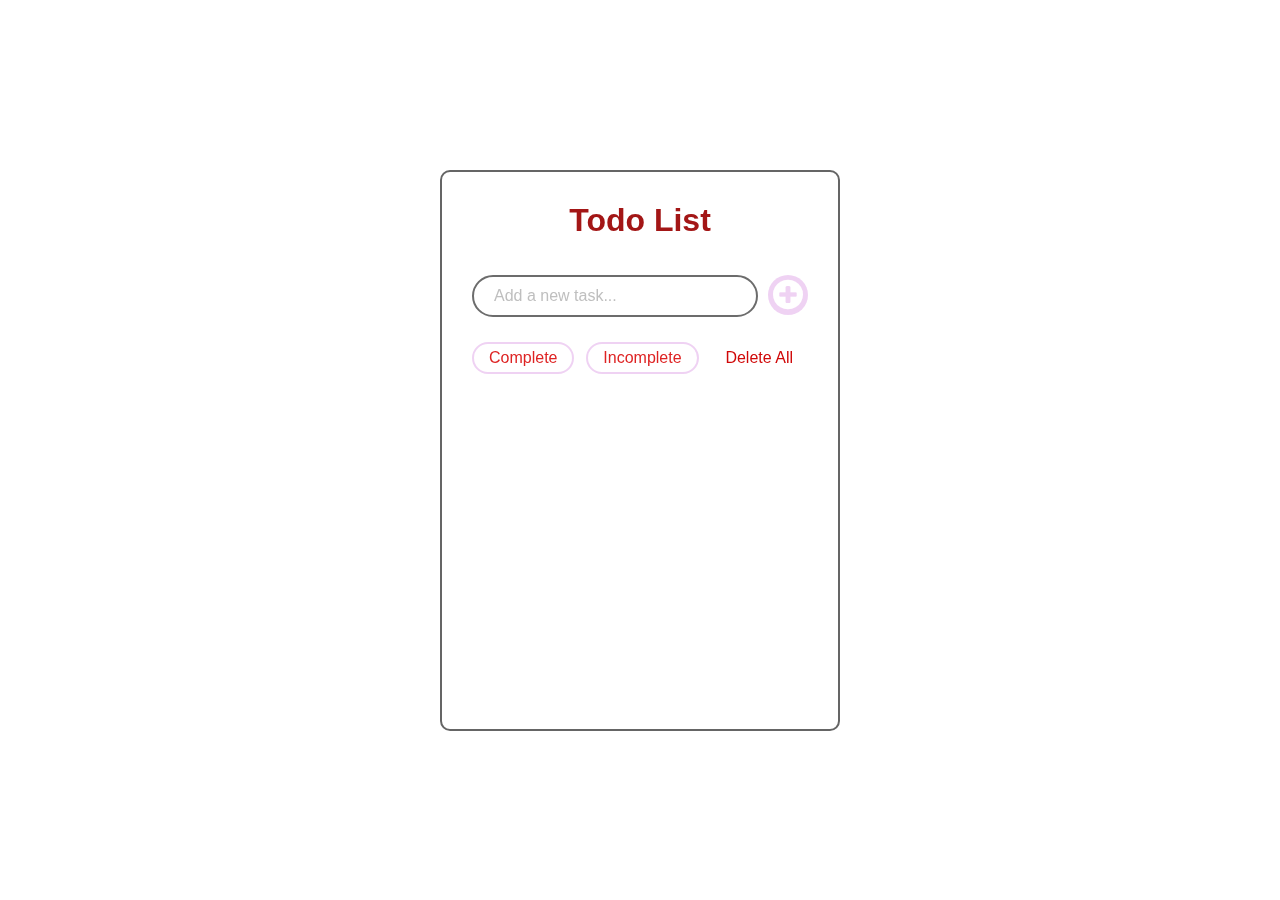
<file: p7_TO-DO List/index.html>
<!DOCTYPE html>
<html lang="en">
<head>
  <meta charset="UTF-8">
  <meta http-equiv="X-UA-Compatible" content="IE=edge">
  <meta name="viewport" content="width=device-width, initial-scale=1.0">
  <title>TODO LIST</title>
  <link rel="stylesheet" href="https://maxcdn.bootstrapcdn.com/font-awesome/4.5.0/css/font-awesome.min.css">
  <link rel="stylesheet" href="style.css">
</head>
<body>
  <div class="container">
    <h1>Todo List</h1>
    <div class="input-container">
      <input class="todo-input" placeholder="Add a new task...">
      <button class="add-button">
        <i class="fa fa-plus-circle"></i>
      </button>
    </div>
    <div class="filters">
      <div class="filter" data-filter="completed">Complete</div>
      <div class="filter" data-filter="pending">Incomplete</div>
      <div class="delete-all">Delete All</div>
    </div>
    <div class="todos-container">
      <ul class="todos"></ul>
    </div>
  </div>
  <script src="script.js"></script>
</body>
</html>
</file>
<file: p4_amazon clone/style.css>
*{
    margin: 0;
    font-family:Arial;
    border: border-box;
}
.navbar{
    height: 60px;
    background-color: #0f1111;
    color: white;
    display: flex;
    align-items: center;
    justify-content: space-evenly;
}

.nav-logo{
    height: 50px;
    width: 100px;
}

.logo{
    background-image: url(./img/logo.png);
    background-size: cover;
    height: 50px;
    width: 100%;

}

.border{
    border: 1.5px solid transparent;
}
.border:hover{
    border: 1.5px solid white;
}

.add-first{
    color: #cccccc;
    font-size: 0.85rem;
    margin-left: 15px;
    
}

.add-second{
    font-size: 1rem;
    margin-left: 3px;
}

.add-icon{
    display: flex;
    align-items: center;

}

.nav-search{
    display: flex;
    justify-content:space-evenly ;
    width: 620px;
    height: 40px;
    border-radius: 4px;
    border: 2px solid transparent;
}


.search-select{
    background-color: #f3f3f3;
    width: 50px;
    text-align: center;
    border-top-left-radius: 4px;
    border-bottom-left-radius: 4px;
    border: none;
}

.search-input{
    width: 100%;
    font-size: 1rem;
    border: none;
}

.search-icon{
    width: 45px;
    display: flex;
    justify-content: center;
    align-items: center;
    font-size: 1.2rem ;
    background-color: #febd68;
    border-top-right-radius: 4px;
    border-bottom-right-radius: 4px;
    color: #0f1111;
}
.nav-search:hover{
    border: 2px solid rgb(251, 99, 44);
}

span{
    font-size: 0.7rem;
}

.nav-second{
    font: size 0.85rem;
    font-weight:700 ;
}

.nav-cart i{
    font-size: 30px;
}

.nav-cart{
    font-size: 0.85rem;
    font-weight: 700;
}

.panel{
    height: 40px;
    background-color: #222f3d;
    display: flex;
    color: white;
    align-items: center;
    justify-content: space-evenly;
    
}

.panel-ops p{
    display: inline;
    margin-left:15px ;
}

.panel-ops{
    width: 70%;
    font-size: 0.85rem;   
}

.panel-deals{
    font-size: 0.9rem;
    font-weight: 700;
}
.hero-section{
    background-image: url(./img/hero_image.jpg);
    background-size: cover;
    height: 380px;
    display: flex;
    justify-content: center;
    align-items: flex-end;
}

.hero-msg{
    background-color: white;
    color: black;
    height:40px;
    display: flex;
    align-items: center;
    justify-content: center;
    font-size: 0.85rem;
    width: 80%;
    margin-bottom: 25px;
}

.hero-msg a{
    color: #007185;
}

.shop-section{
    display: flex;
    flex-wrap: wrap;
    justify-content: space-evenly;
    background-color: #e2e7e6;
}
.box{
    height: 400px;
    width: 22%;
    background-color: white;
    padding: 20px 0px 15px;
    margin: 15px;
}
.box-img{
    height: 300px;
    background-size: cover;
    margin-top:1rem;
    margin-bottom: 1rem;
}

.box-content{
    margin-left: 1rem;
    margin-right: 1rem;
}

.box-content p{
    color: #007185;
}

.footer{
    margin-top: 15px;
}

.foot-panel1{
    background-color: #37475a;
    color: white;
    height: 50px;
    display: flex;
    justify-content: center;
    align-items: center;
    font-size: 0.85rem;
}

.foot-panel2{
    background-color: #222f3d;
    color: white;
    height: 350px;
    display: flex;
justify-content: space-evenly;
}

ul{
    margin-top: 10px;
}

ul a{
    display: block;
    font-style: 0.85rem;
    margin-top: 10px;
    color: #b9b8b8;
}

.foot-panel3{
    background-color: #222f3d;
    color: white;
    border-top: 0.5px solid white;
    height: 70px;
    display: flex;
    justify-content: center;
    align-items: center;
}

.logo{
    background-image: url(./img/logo.png);
    background-size: cover;
    height: 50px;
    width: 100px;
}

.foot-panel4{
    background-color: #0f1111;
    color: white;
    height: 80px;
    font-size: 0.7rem;
    text-align: center;
    
}

.pages{
    padding-top:25px ;

}

.copyright{
    padding-top: 5px;
    
}
</file>
<file: p6_cheatsheet template/style.css>
*{
    margin: 0;
    padding: 0;

}

nav{
    display: flex;
    align-items: center;
    justify-content: center;
    background-color: rgb(0, 0, 0);
    color: white;
    height: 56px;
}

.content{
    font-family: 'Potta One', system-ui;
}

.container{
    /*background-color: red;*/
    width: 50vw;
    padding: 32px 0;
    margin: auto;
    font-family: 'Single Day', cursive;
    font-weight: bold;
}

.logo{
    padding: 0 13px ;

}

.logo img{
    width: 32px;
}
.toolbar-item button{
    cursor: pointer !important;
    color: white !important;
    border: 1px solid white !important;
    border-radius: 15px !important;
    padding: 5px 14px !important;
}
</file>
<file: p6_cheatsheet template/prism.css>
/* PrismJS 1.29.0
https://prismjs.com/download.html#themes=prism-okaidia&languages=markup+css+clike+javascript+c+cpp+python&plugins=toolbar+copy-to-clipboard */
code[class*=language-],pre[class*=language-]{color:#f8f8f2;background:0 0;text-shadow:0 1px rgba(0,0,0,.3);font-family:Consolas,Monaco,'Andale Mono','Ubuntu Mono',monospace;font-size:1em;text-align:left;white-space:pre;word-spacing:normal;word-break:normal;word-wrap:normal;line-height:1.5;-moz-tab-size:4;-o-tab-size:4;tab-size:4;-webkit-hyphens:none;-moz-hyphens:none;-ms-hyphens:none;hyphens:none}pre[class*=language-]{padding:1em;margin:.5em 0;overflow:auto;border-radius:.3em}:not(pre)>code[class*=language-],pre[class*=language-]{background:#272822}:not(pre)>code[class*=language-]{padding:.1em;border-radius:.3em;white-space:normal}.token.cdata,.token.comment,.token.doctype,.token.prolog{color:#8292a2}.token.punctuation{color:#f8f8f2}.token.namespace{opacity:.7}.token.constant,.token.deleted,.token.property,.token.symbol,.token.tag{color:#f92672}.token.boolean,.token.number{color:#ae81ff}.token.attr-name,.token.builtin,.token.char,.token.inserted,.token.selector,.token.string{color:#a6e22e}.language-css .token.string,.style .token.string,.token.entity,.token.operator,.token.url,.token.variable{color:#f8f8f2}.token.atrule,.token.attr-value,.token.class-name,.token.function{color:#e6db74}.token.keyword{color:#66d9ef}.token.important,.token.regex{color:#fd971f}.token.bold,.token.important{font-weight:700}.token.italic{font-style:italic}.token.entity{cursor:help}
div.code-toolbar{position:relative}div.code-toolbar>.toolbar{position:absolute;z-index:10;top:.3em;right:.2em;transition:opacity .3s ease-in-out;opacity:0}div.code-toolbar:hover>.toolbar{opacity:1}div.code-toolbar:focus-within>.toolbar{opacity:1}div.code-toolbar>.toolbar>.toolbar-item{display:inline-block}div.code-toolbar>.toolbar>.toolbar-item>a{cursor:pointer}div.code-toolbar>.toolbar>.toolbar-item>button{background:0 0;border:0;color:inherit;font:inherit;line-height:normal;overflow:visible;padding:0;-webkit-user-select:none;-moz-user-select:none;-ms-user-select:none}div.code-toolbar>.toolbar>.toolbar-item>a,div.code-toolbar>.toolbar>.toolbar-item>button,div.code-toolbar>.toolbar>.toolbar-item>span{color:#bbb;font-size:.8em;padding:0 .5em;background:#f5f2f0;background:rgba(224,224,224,.2);box-shadow:0 2px 0 0 rgba(0,0,0,.2);border-radius:.5em}div.code-toolbar>.toolbar>.toolbar-item>a:focus,div.code-toolbar>.toolbar>.toolbar-item>a:hover,div.code-toolbar>.toolbar>.toolbar-item>button:focus,div.code-toolbar>.toolbar>.toolbar-item>button:hover,div.code-toolbar>.toolbar>.toolbar-item>span:focus,div.code-toolbar>.toolbar>.toolbar-item>span:hover{color:inherit;text-decoration:none}
</file>
<file: p7_TO-DO List/style.css>
*,
*::before,
*::after {
  margin: 0;
  padding: 0;
  box-sizing: border-box;
}

body {
  font-family: 'Roboto', sans-serif;
  height: 100vh;
  display: flex;
  align-items: center;
  justify-content: center;
  background: url(https://images.unsplash.com/photo-1598791318878-10e76d178023?q=80&w=2070&auto=format&fit=crop&ixlib=rb-4.0.3&ixid=M3wxMjA3fDB8MHxwaG90by1wYWdlfHx8fGVufDB8fHx8fA%3D%3D) no-repeat;
  background-position: center;
  background-size: cover;
}

.container {
  width: 400px;
  height: auto;
  min-height: 400px;
  padding: 30px;
  background: transparent;
  border: 2px solid #0b0b0ba1;
  border-radius: 10px;
  backdrop-filter: blur(15px);
}

h1 {
  color: #a31616;
  text-align: center;
  margin-bottom: 36px;
}

.input-container {
  display: flex;
  justify-content: space-between;
  margin-bottom: 25px;
}

.todo-input {
  flex: 1;
  outline: none;
  padding: 10px 10px 10px 20px;
  background-color: transparent;
  border: 2px solid #161616a1;
  border-radius: 30px;
  color: #100d0d;
  font-size: 16px;
  margin-right: 10px;
}

.todo-input::placeholder {
  color: #bfbfbf;
}

.add-button {
  border: none;
  outline: none;
  background: #e6b7eca1;
  color: #fff;
  font-size: 35px;
  cursor: pointer;
  border-radius: 40px;
  width: 40px;
  height: 40px;
}

.empty-image {
  margin: 55px auto 0;
  display: block;
}

.todo {
  list-style: none;
  display: flex;
  align-items: center;
  justify-content: space-between;
  background-color: #141414;
  border-radius: 5px;
  margin: 10px 0;
  padding: 10px 12px;
  border: 2px solid #e6b7eca1;
  transition: all 0.2s ease;
}

.todo:first-child {
  margin-top: 0;
}

.todo:last-child {
  margin-bottom: 0;
}

.todo:hover {
  background-color:#e6b7eca1;
}

.todo label {
  cursor: pointer;
  width: fit-content;
  display: flex;
  align-items: center;
  font-family: 'Roboto', sans-serif;
  color: #edeaea;
}

.todo span {
  padding-left: 20px;
  position: relative;
  cursor: pointer;
}

span::before {
  content: "";
  height: 20px;
  width: 20px;
  position: absolute;
  margin-left: -30px;
  border-radius: 100px;
  border: 2px solid #e6b7eca1;
}

input[type='checkbox'] {
  visibility: hidden;
}

input:checked + span {
  text-decoration: line-through
}

.todo:hover input:checked + span::before, input:checked + span::before {
  background: url(check.svg) 50% 50% no-repeat #cfd6c5;
  border-color: #de6011;
}

.todo:hover span::before {
  border-color: #d71313;
}

.todo .delete-btn  {
  background-color: transparent;
  border: none;
  cursor: pointer;
  color: #eb0d0d;
  font-size: 24px;
}

.todos-container  {
  height: 300px;
  overflow: overlay;
}

.todos-container::-webkit-scrollbar-track  {
  background: rgb(219, 12, 12);
  border-radius: 20px
}

.todos-container::-webkit-scrollbar  {
  width: 0;
}

.todos-container:hover::-webkit-scrollbar  {
  width: 7px;
}

.todos-container::-webkit-scrollbar-thumb  {
  background: #d5d5d5;
  border-radius: 20px;
}

.filters {
  display: flex;
  justify-content: space-between;
  margin-bottom: 25px;
}

.filter {
  color: #de2323;
  padding: 5px 15px;
  border-radius: 100px;
  border: 2px solid #e6b7eca1;
  transition: all 0.2s ease;
  cursor: pointer;
}

.filter.active, .filter:hover {
  background-color: #e6b7eca1;
}

.delete-all {
  display: flex;
  color: #d00808;
  padding: 7px 15px;
  cursor: pointer;
  transition: all 0.2s ease;
}

.delete-all:hover {
  border-radius: 5px;
  background-color: #e6b7eca1;
}
</file>
